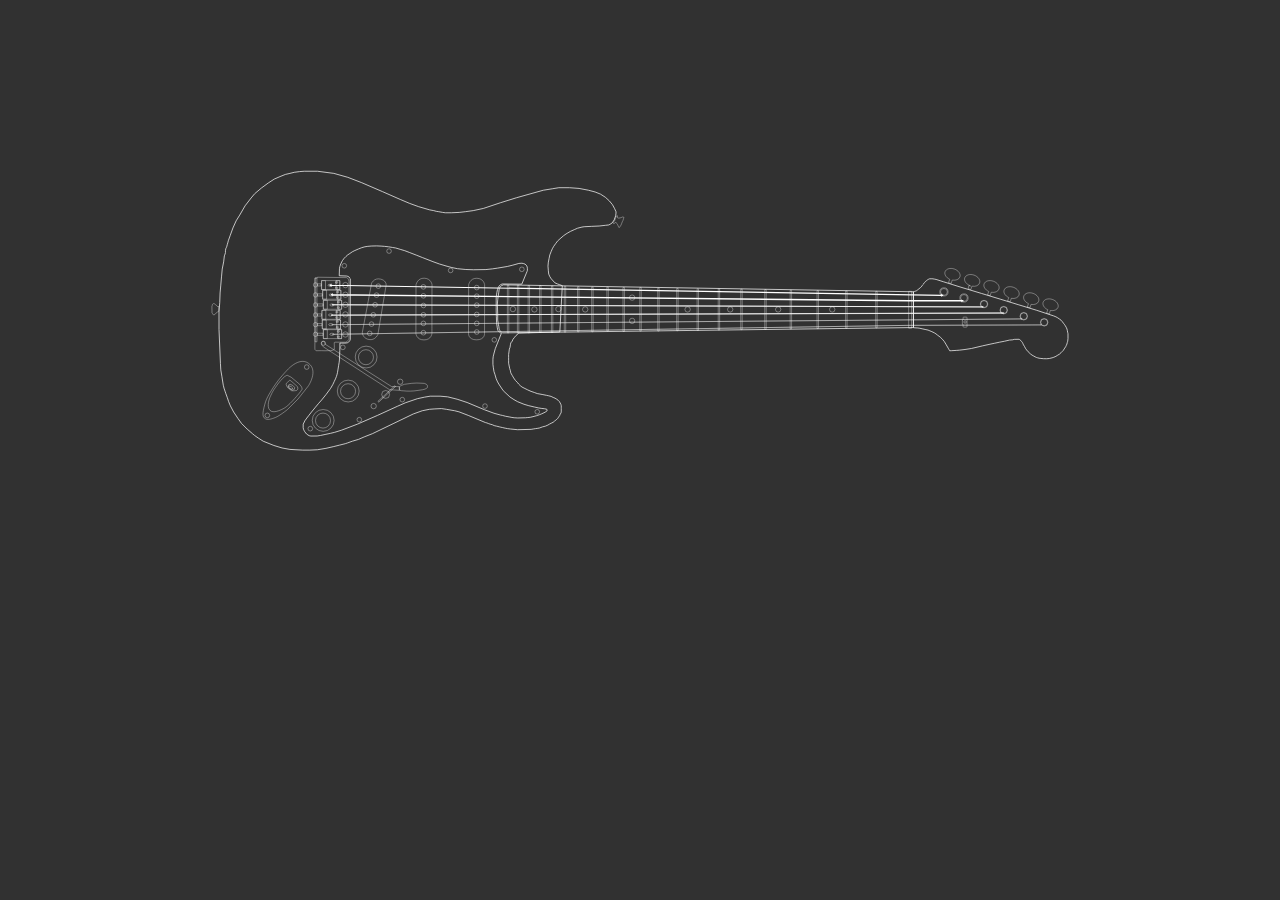
<file: svguitar/index.html>
<!DOCTYPE html>
<html lang="en">
<head>
  <meta charset="UTF-8">
  <meta name="viewport" content="width=device-width, initial-scale=1.0">
  <meta http-equiv="X-UA-Compatible" content="ie=edge">
  <title>Strat Animation</title>
  <style>
    html, body {
      background: rgb(49, 49, 49);
    }
    section {
      background: url('img/back.png');
      background-size: contain;
      background-repeat: no-repeat;
    }
    section#anim > object {
      width: 100%;
      position: relative;
      top: 0;
      left: 0;
      z-index: 300;
      animation: 7s ease 0s normal forwards 1 fadeout;
    }
    @keyframes fadeout{
      0% { opacity:1; }
      66% { opacity:1; }
      100% { opacity:0; }
    }
  </style>
</head>
<body>
  <section id="anim">
      <object type="image/svg+xml" data="img/strat.svg">
        Your browser does not support SVG
      </object>
  </section>
</body>
</html>
</file>
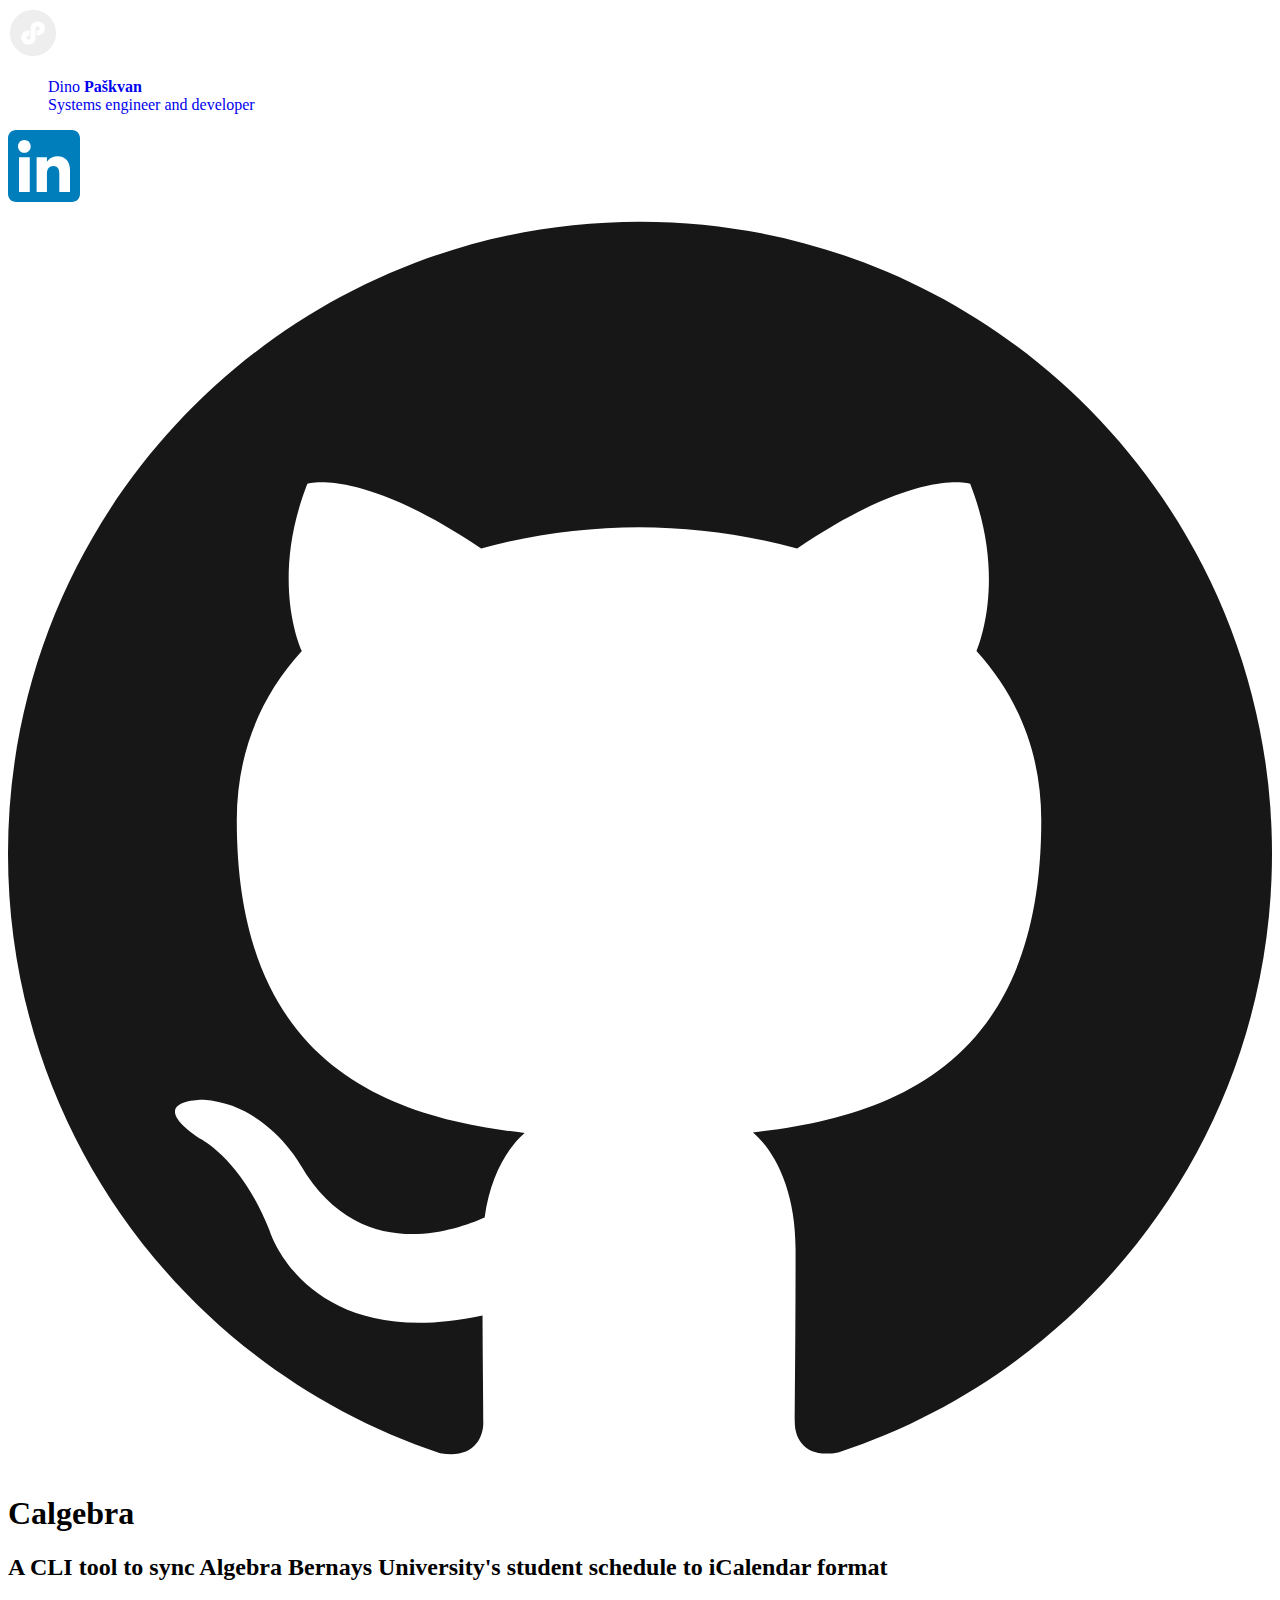
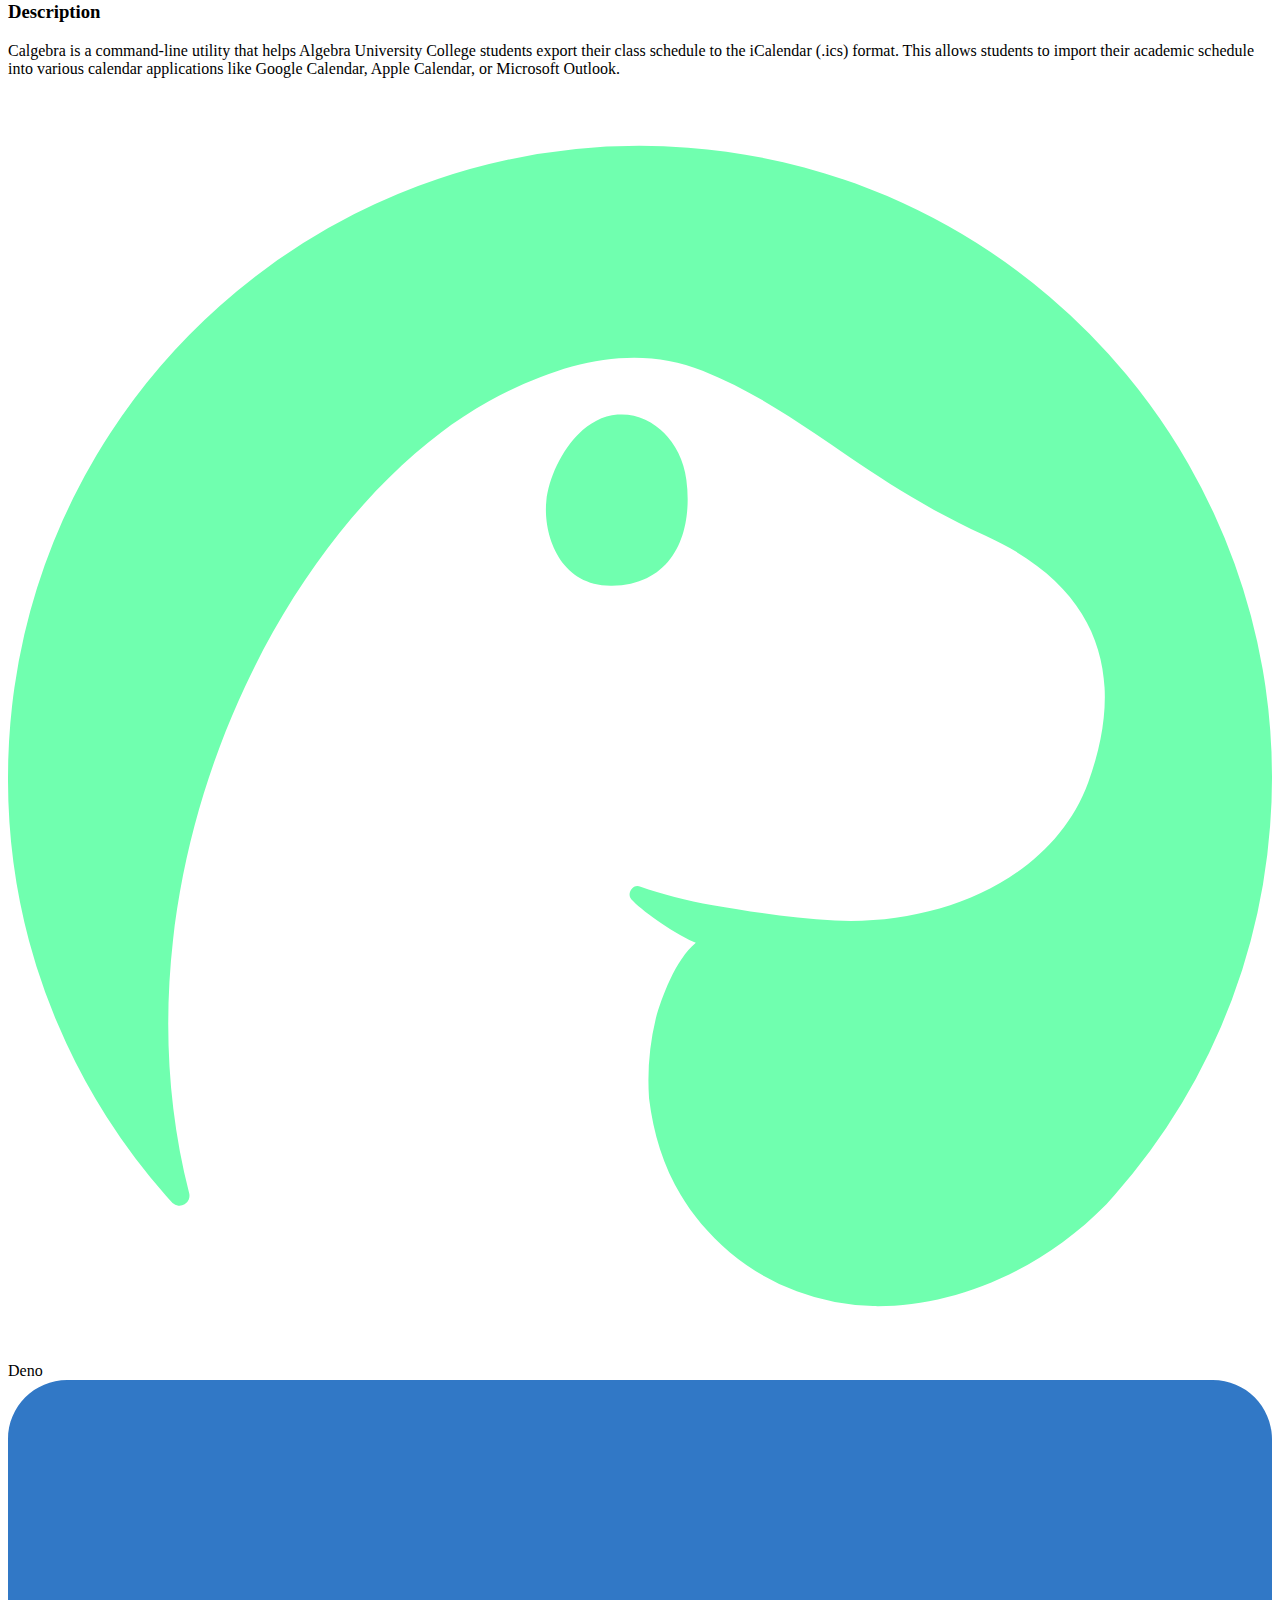
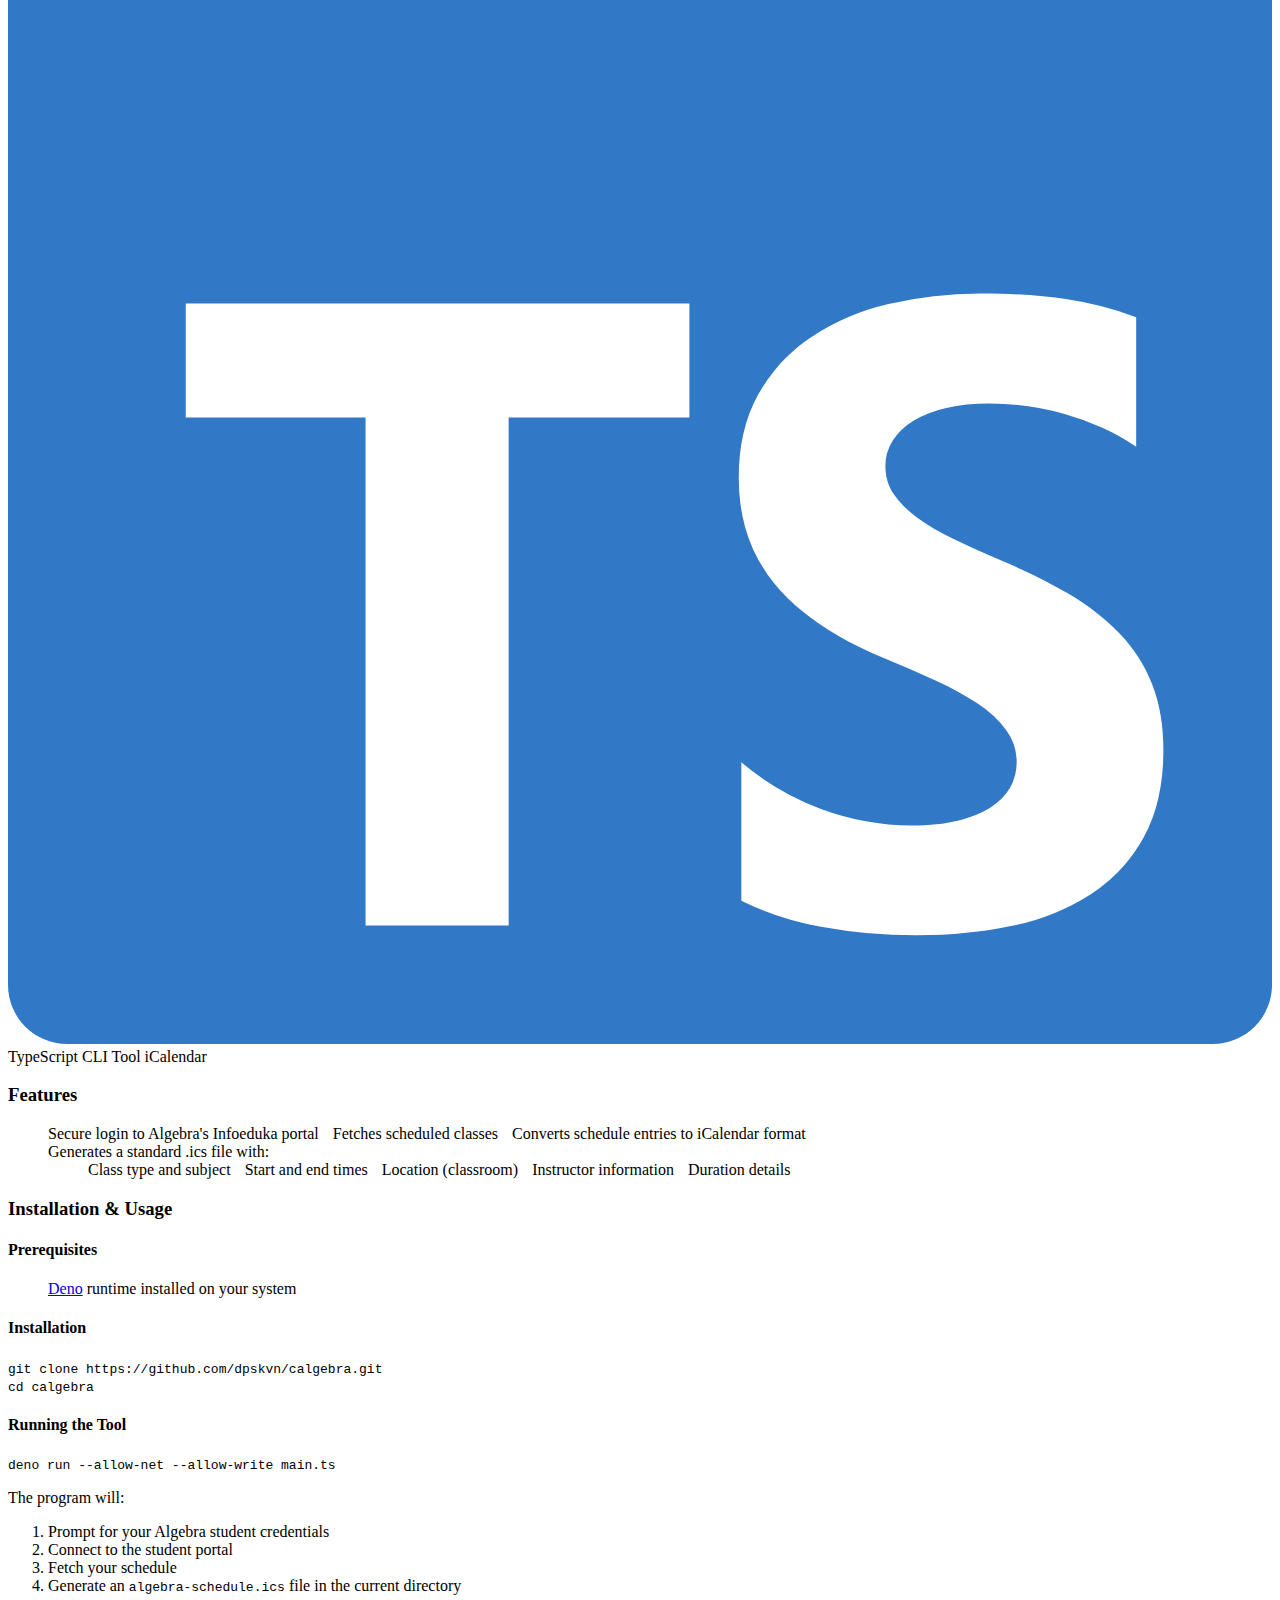
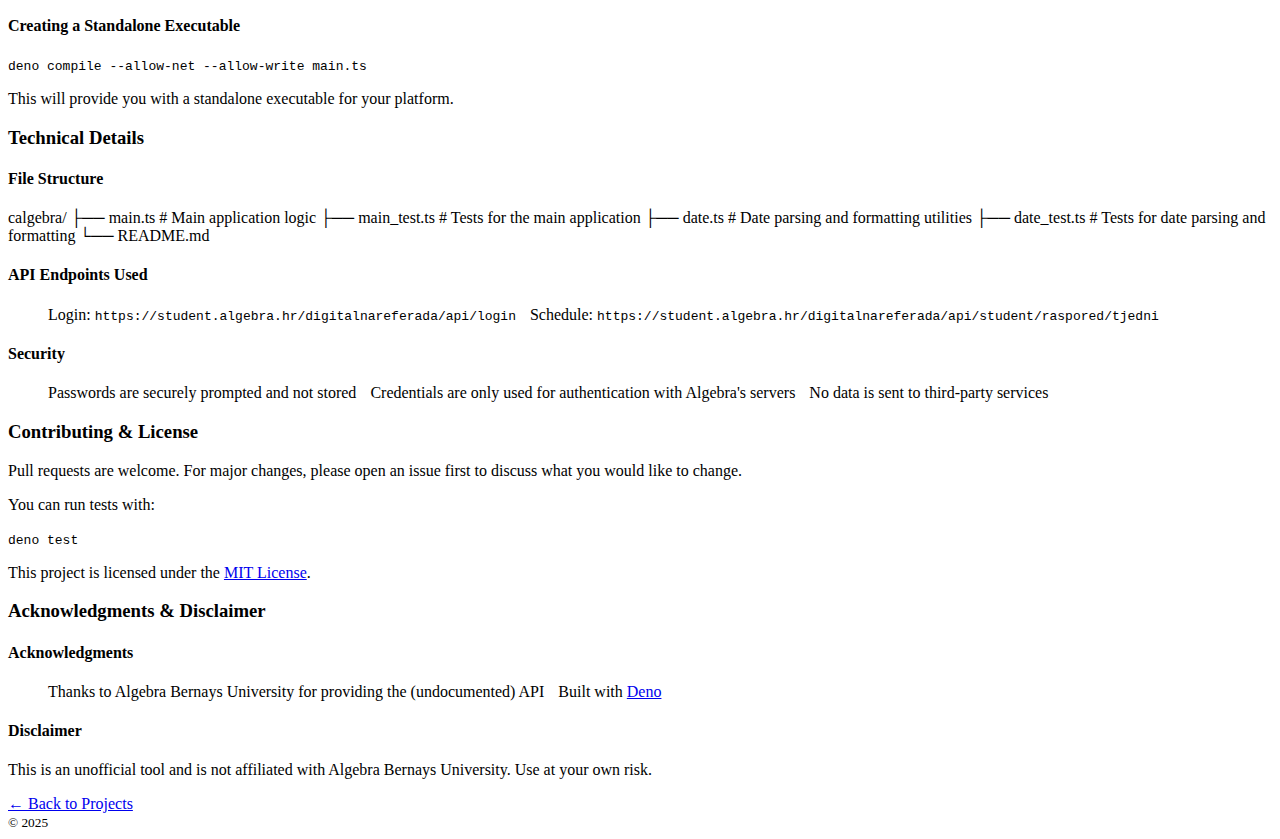
<file: projects/calgebra/index.html>
<!DOCTYPE html>
<html lang="en" class="bg-slate-700 text-gray-100 font-sans scroll-smooth">

<head>
    <meta charset="UTF-8" />
    <meta name="viewport" content="width=device-width, initial-scale=1.0" />
    <title>Calgebra | Dino Paškvan's Projects</title>
    <link rel="preconnect" href="https://fonts.googleapis.com">
    <link rel="preconnect" href="https://fonts.gstatic.com" crossorigin>
    <link href="https://fonts.googleapis.com/css2?family=Raleway:wght@400;700&display=swap" rel="stylesheet">
    <link rel="stylesheet" href="/css/style.css" />
</head>

<body class="flex flex-col min-h-screen">
    <header class="container mx-auto px-4 py-6 animate-slide-down-fade-in">
        <nav class="flex items-center justify-between">
            <div class="flex items-center">
                <a href="../../index.html" class="flex items-center">
                    <img src="../../assets/logo.svg" alt="Logo" class="h-16 w-auto mr-4" />
                    <ul>
                        <li class="leading-tight">
                            Dino <strong class="font-bold">Paškvan</strong><br />
                            <span class="text-sm text-gray-400 font-normal">Systems engineer and developer</span>
                        </li>
                    </ul>
                </a>
            </div>
            <div class="flex items-center space-x-3">
                <a href="https://www.linkedin.com/in/dpaskvan/" aria-label="LinkedIn Profile" target="_blank" rel="noopener noreferrer" class="inline-block transition-transform duration-200 ease-in-out hover:scale-110">
                    <img src="/assets/icons/linkedin.svg" class="h-6 w-6 align-middle" alt="LinkedIn" />
                </a>
                <a href="https://github.com/dpskvn/calgebra" aria-label="View Project on GitHub" target="_blank" rel="noopener noreferrer" class="inline-block transition-transform duration-200 ease-in-out hover:scale-110">
                    <img src="/assets/icons/github.svg" class="h-6 w-6 align-middle" alt="GitHub" />
                </a>
            </div>
        </nav>
    </header>

    <main class="container mx-auto px-4 py-6 flex-grow animate-fade-in-main opacity-0">
        <section class="py-6">
            <h1 class="text-3xl font-bold mb-4 text-center bg-gradient-to-r from-slate-400 to-slate-200 bg-clip-text text-transparent">Calgebra</h1>
            <h2 class="text-xl font-semibold mb-8 text-center text-slate-400">A CLI tool to sync Algebra Bernays University's student schedule to iCalendar format</h2>
            
            <div class="max-w-4xl mx-auto text-gray-300 space-y-8">
                <div class="bg-gradient-to-br from-slate-700 to-slate-800 rounded-lg shadow-md p-8 border border-slate-600">
                    <h3 class="text-xl font-semibold mb-4 text-slate-400">Description</h3>
                    <p class="mb-4">
                        Calgebra is a command-line utility that helps Algebra University College students export their class schedule to the iCalendar (.ics) format. 
                        This allows students to import their academic schedule into various calendar applications like Google Calendar, Apple Calendar, or Microsoft Outlook.
                    </p>
                    
                    <div class="flex flex-wrap gap-3 mt-6">
                        <span class="inline-flex items-center px-3 py-1 rounded-full text-sm font-medium bg-slate-600 text-slate-200">
                            <img src="/assets/icons/deno.svg" class="h-4 w-4 mr-2" alt="Deno" />
                            Deno
                        </span>
                        <span class="inline-flex items-center px-3 py-1 rounded-full text-sm font-medium bg-slate-600 text-slate-200">
                            <img src="/assets/icons/typescript.svg" class="h-4 w-4 mr-2" alt="TypeScript" />
                            TypeScript
                        </span>
                        <span class="inline-flex items-center px-3 py-1 rounded-full text-sm font-medium bg-slate-600 text-slate-200">
                            CLI Tool
                        </span>
                        <span class="inline-flex items-center px-3 py-1 rounded-full text-sm font-medium bg-slate-600 text-slate-200">
                            iCalendar
                        </span>
                    </div>
                </div>
                
                <div class="bg-gradient-to-br from-slate-700 to-slate-800 rounded-lg shadow-md p-8 border border-slate-600">
                    <h3 class="text-xl font-semibold mb-4 text-slate-400">Features</h3>
                    <ul class="list-disc list-inside space-y-2">
                        <li>Secure login to Algebra's Infoeduka portal</li>
                        <li>Fetches scheduled classes</li>
                        <li>Converts schedule entries to iCalendar format</li>
                        <li>Generates a standard .ics file with:
                            <ul class="list-disc list-inside ml-6 mt-2 space-y-1">
                                <li>Class type and subject</li>
                                <li>Start and end times</li>
                                <li>Location (classroom)</li>
                                <li>Instructor information</li>
                                <li>Duration details</li>
                            </ul>
                        </li>
                    </ul>
                </div>

                <div class="bg-gradient-to-br from-slate-700 to-slate-800 rounded-lg shadow-md p-8 border border-slate-600">
                    <h3 class="text-xl font-semibold mb-4 text-slate-400">Installation & Usage</h3>
                    <div class="mb-6">
                        <h4 class="text-lg font-medium mb-2 text-slate-300">Prerequisites</h4>
                        <ul class="list-disc list-inside">
                            <li><a href="https://deno.land/" class="text-blue-400 hover:underline" target="_blank" rel="noopener">Deno</a> runtime installed on your system</li>
                        </ul>
                    </div>
                    
                    <div class="mb-6">
                        <h4 class="text-lg font-medium mb-2 text-slate-300">Installation</h4>
                        <div class="bg-slate-800 rounded-md p-4 font-mono text-sm">
                            <code>git clone https://github.com/dpskvn/calgebra.git<br>cd calgebra</code>
                        </div>
                    </div>
                    
                    <div>
                        <h4 class="text-lg font-medium mb-2 text-slate-300">Running the Tool</h4>
                        <div class="bg-slate-800 rounded-md p-4 mb-4 font-mono text-sm">
                            <code>deno run --allow-net --allow-write main.ts</code>
                        </div>
                        <p class="mb-4">The program will:</p>
                        <ol class="list-decimal list-inside space-y-1">
                            <li>Prompt for your Algebra student credentials</li>
                            <li>Connect to the student portal</li>
                            <li>Fetch your schedule</li>
                            <li>Generate an <code class="bg-slate-800 px-1 rounded">algebra-schedule.ics</code> file in the current directory</li>
                        </ol>
                        
                        <h4 class="text-lg font-medium mt-6 mb-2 text-slate-300">Creating a Standalone Executable</h4>
                        <div class="bg-slate-800 rounded-md p-4 font-mono text-sm">
                            <code>deno compile --allow-net --allow-write main.ts</code>
                        </div>
                        <p class="mt-2">This will provide you with a standalone executable for your platform.</p>
                    </div>
                </div>

                <div class="bg-gradient-to-br from-slate-700 to-slate-800 rounded-lg shadow-md p-8 border border-slate-600">
                    <h3 class="text-xl font-semibold mb-4 text-slate-400">Technical Details</h3>
                    
                    <div class="mb-6">
                        <h4 class="text-lg font-medium mb-2 text-slate-300">File Structure</h4>
                        <div class="bg-slate-800 rounded-md p-4 font-mono text-sm whitespace-pre">calgebra/
├── main.ts        # Main application logic
├── main_test.ts   # Tests for the main application
├── date.ts        # Date parsing and formatting utilities
├── date_test.ts   # Tests for date parsing and formatting
└── README.md</div>
                    </div>
                    
                    <div class="mb-6">
                        <h4 class="text-lg font-medium mb-2 text-slate-300">API Endpoints Used</h4>
                        <ul class="list-disc list-inside space-y-1">
                            <li>Login: <code class="bg-slate-800 px-1 rounded">https://student.algebra.hr/digitalnareferada/api/login</code></li>
                            <li>Schedule: <code class="bg-slate-800 px-1 rounded">https://student.algebra.hr/digitalnareferada/api/student/raspored/tjedni</code></li>
                        </ul>
                    </div>
                    
                    <div>
                        <h4 class="text-lg font-medium mb-2 text-slate-300">Security</h4>
                        <ul class="list-disc list-inside space-y-1">
                            <li>Passwords are securely prompted and not stored</li>
                            <li>Credentials are only used for authentication with Algebra's servers</li>
                            <li>No data is sent to third-party services</li>
                        </ul>
                    </div>
                </div>

                <div class="bg-gradient-to-br from-slate-700 to-slate-800 rounded-lg shadow-md p-8 border border-slate-600">
                    <h3 class="text-xl font-semibold mb-4 text-slate-400">Contributing & License</h3>
                    <p class="mb-4">Pull requests are welcome. For major changes, please open an issue first to discuss what you would like to change.</p>
                    
                    <p class="mb-4">You can run tests with:</p>
                    <div class="bg-slate-800 rounded-md p-4 mb-6 font-mono text-sm">
                        <code>deno test</code>
                    </div>
                    
                    <p>This project is licensed under the <a href="https://choosealicense.com/licenses/mit/" class="text-blue-400 hover:underline" target="_blank" rel="noopener">MIT License</a>.</p>
                </div>

                <div class="bg-gradient-to-br from-slate-700 to-slate-800 rounded-lg shadow-md p-8 border border-slate-600">
                    <h3 class="text-xl font-semibold mb-4 text-slate-400">Acknowledgments & Disclaimer</h3>
                    <div class="mb-6">
                        <h4 class="text-lg font-medium mb-2 text-slate-300">Acknowledgments</h4>
                        <ul class="list-disc list-inside space-y-1">
                            <li>Thanks to Algebra Bernays University for providing the (undocumented) API</li>
                            <li>Built with <a href="https://deno.land/" class="text-blue-400 hover:underline" target="_blank" rel="noopener">Deno</a></li>
                        </ul>
                    </div>
                    
                    <div>
                        <h4 class="text-lg font-medium mb-2 text-slate-300">Disclaimer</h4>
                        <p>This is an unofficial tool and is not affiliated with Algebra Bernays University. Use at your own risk.</p>
                    </div>
                </div>
                
                <div class="text-center mt-10">
                    <a href="../../index.html" role="button" class="inline-block border border-slate-500 text-slate-400 px-6 py-2 rounded font-medium hover:bg-slate-500 hover:text-white transition-colors duration-200">
                        ← Back to Projects
                    </a>
                </div>
            </div>
        </section>
    </main>

    <footer class="container mx-auto px-4 py-6 mt-0 border-t border-gray-600 text-center flex-shrink-0 animate-fade-in-footer opacity-0">
        <small class="text-gray-400">&copy; 2025</small>
    </footer>
</body>

</html>
</file>
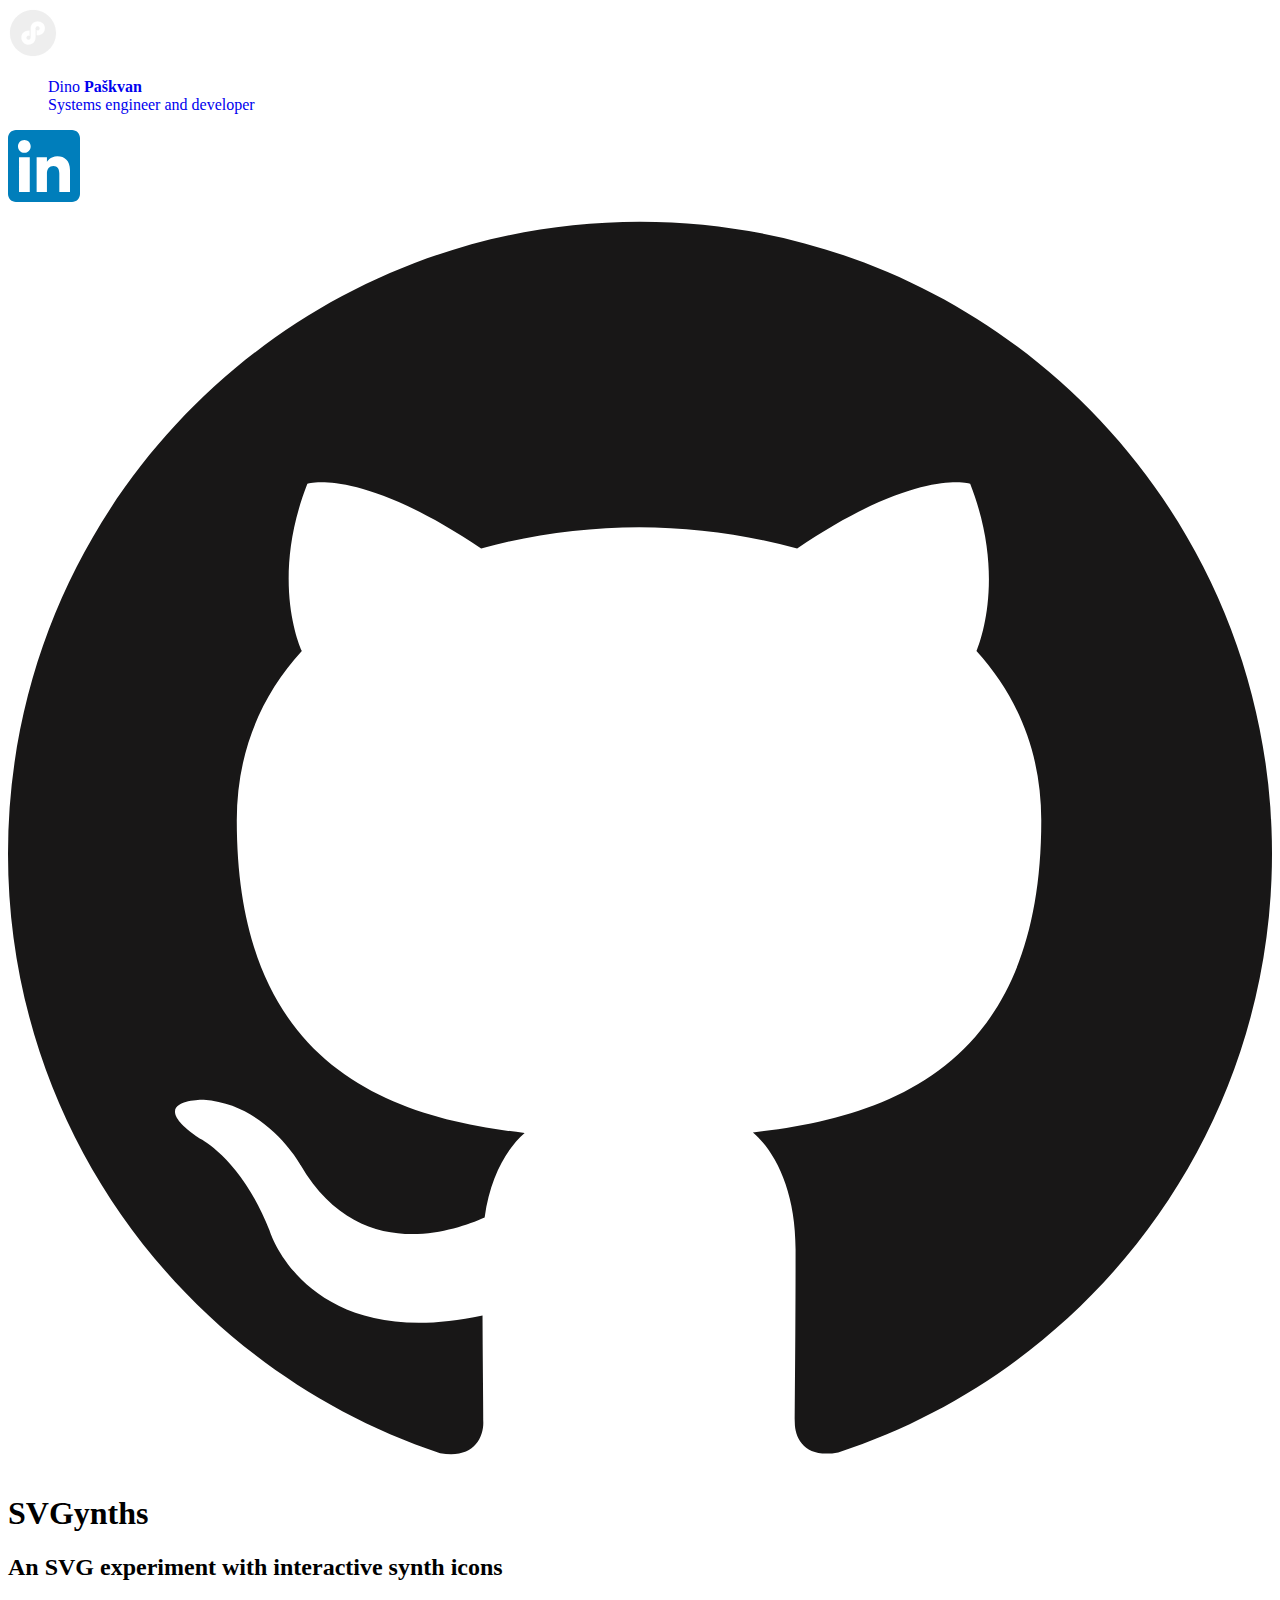
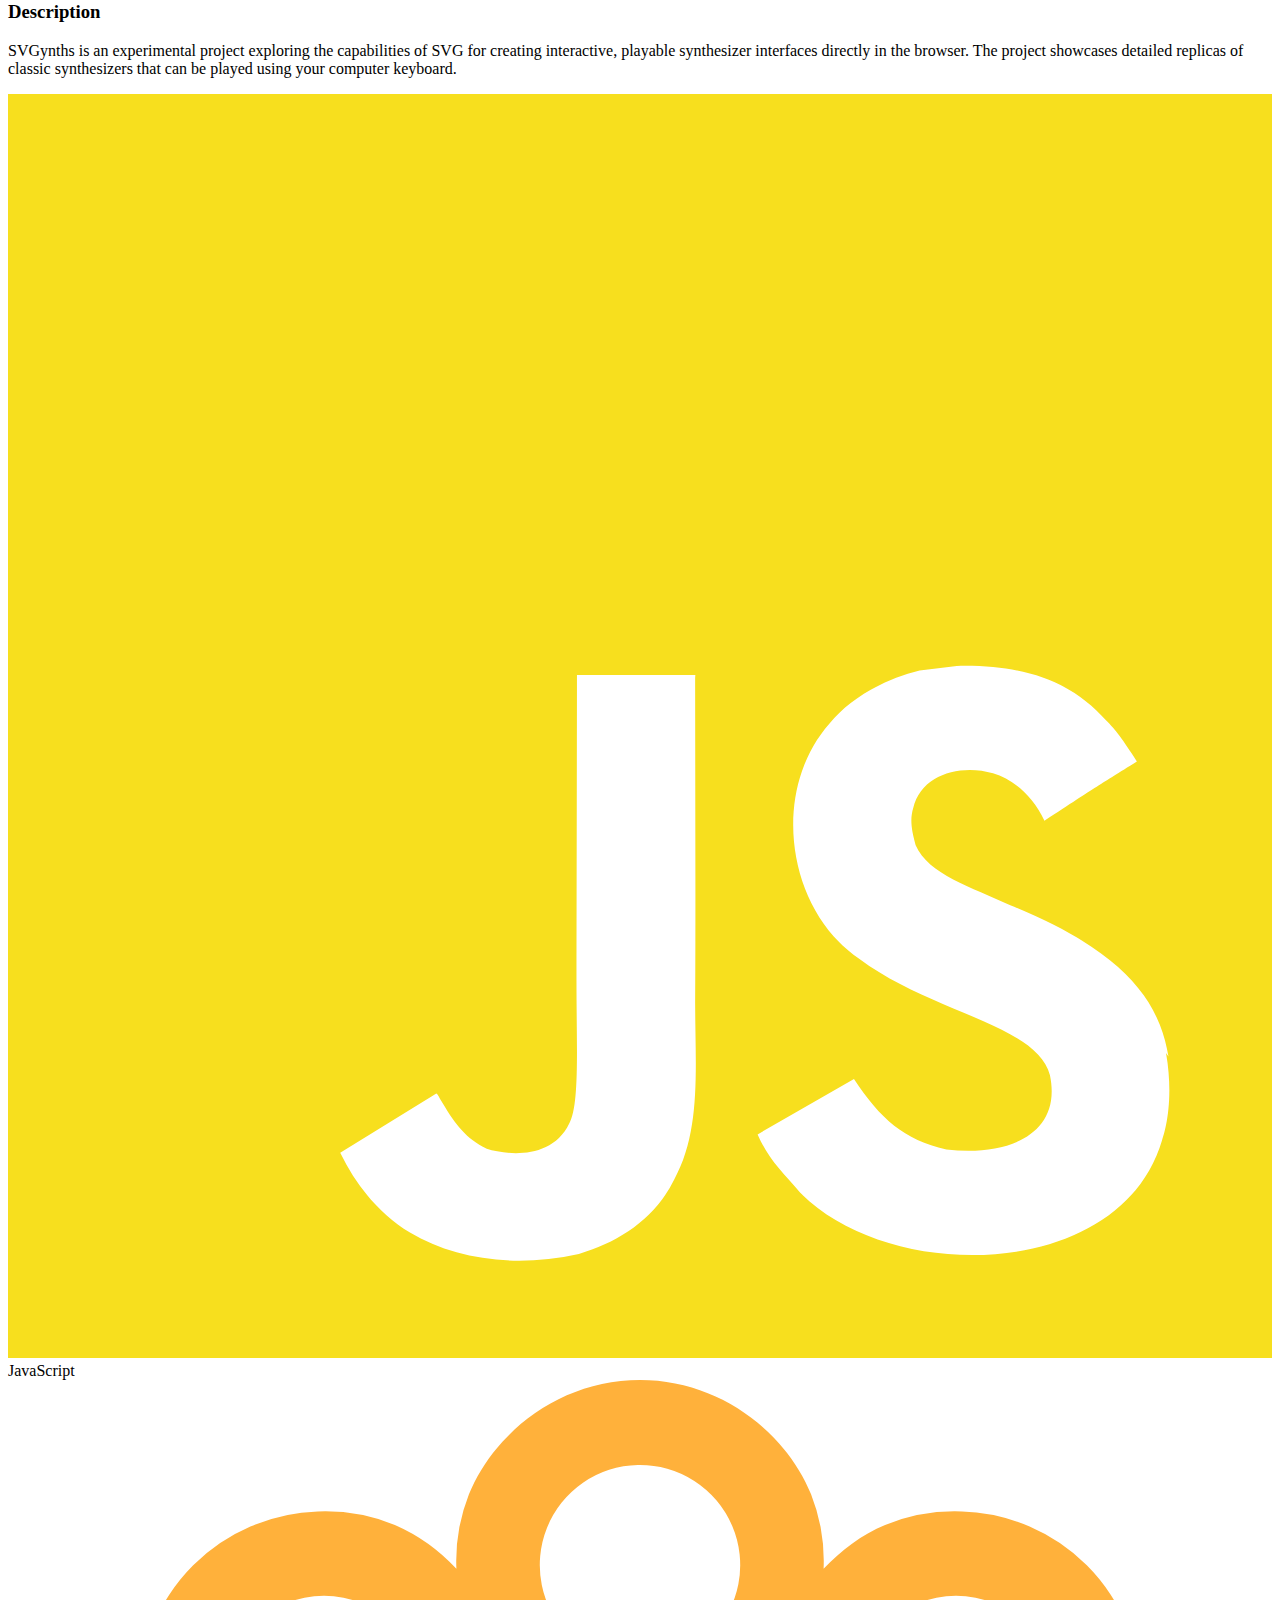
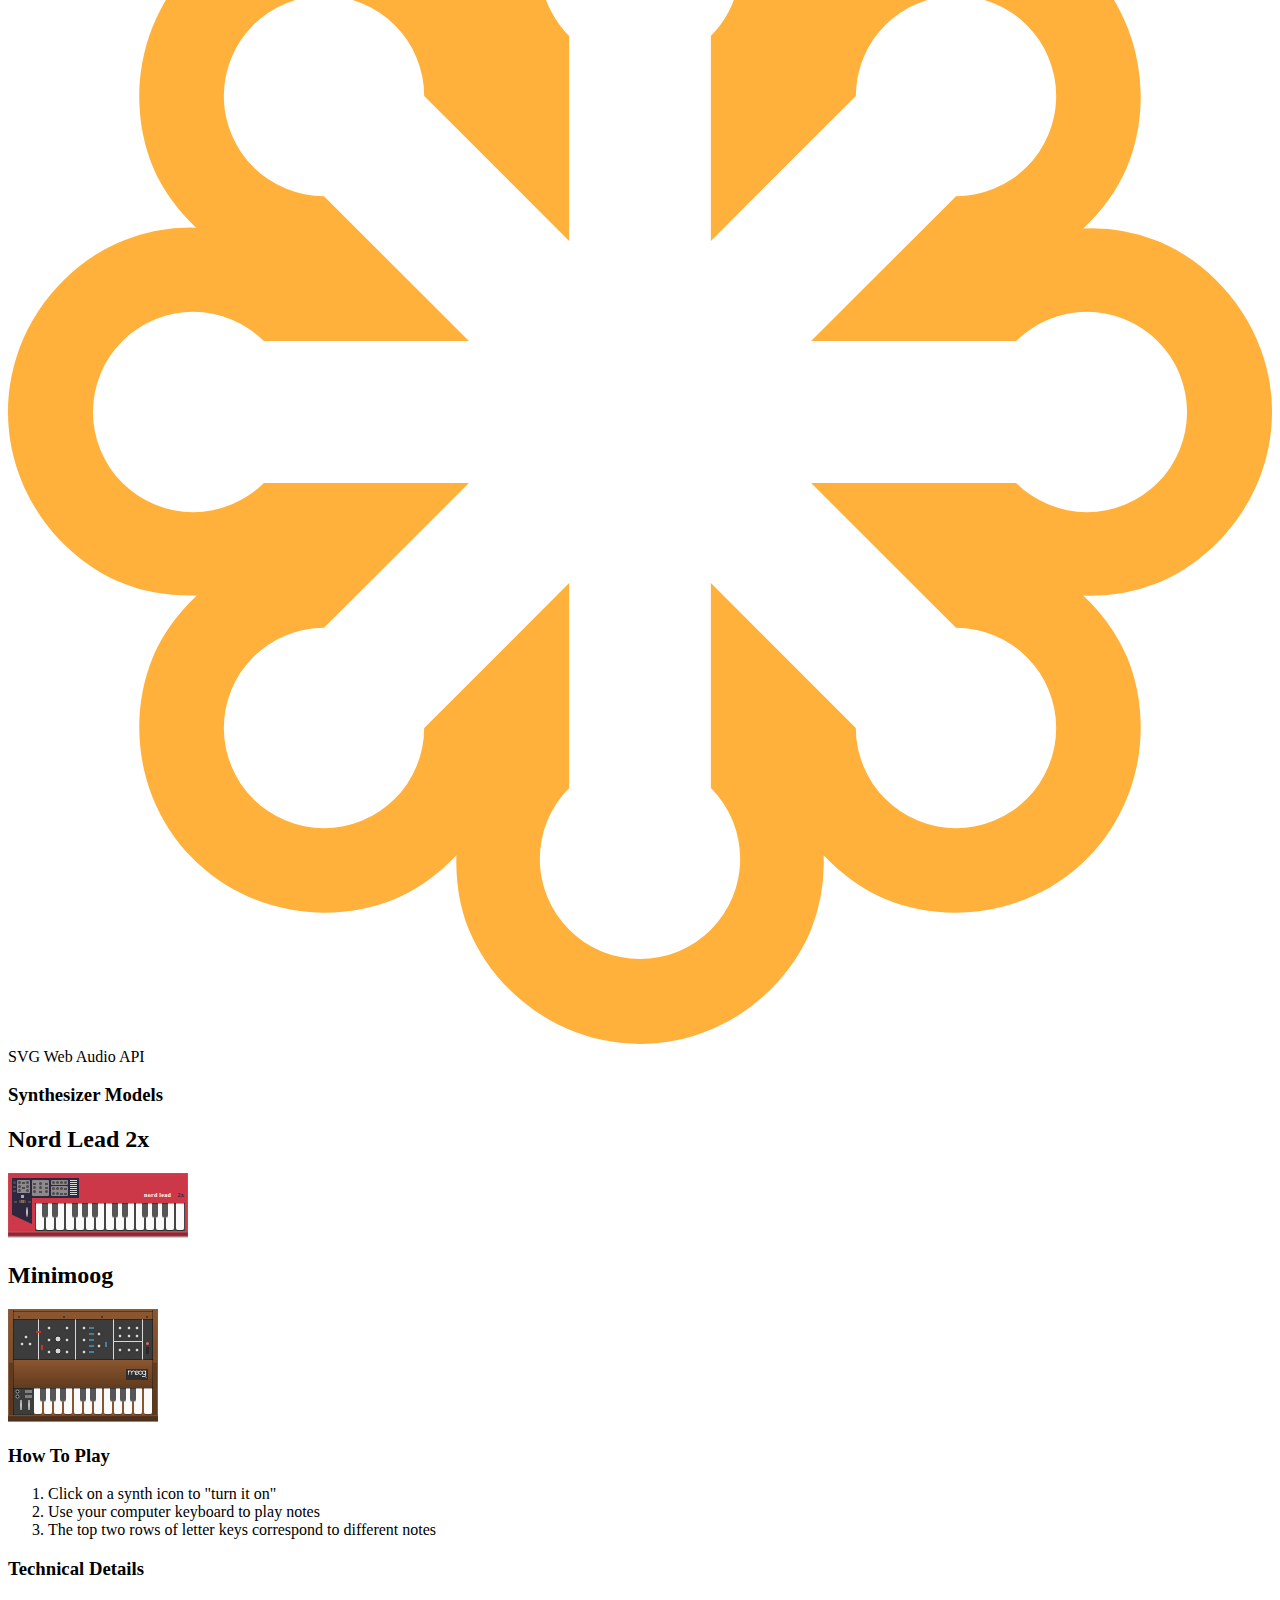
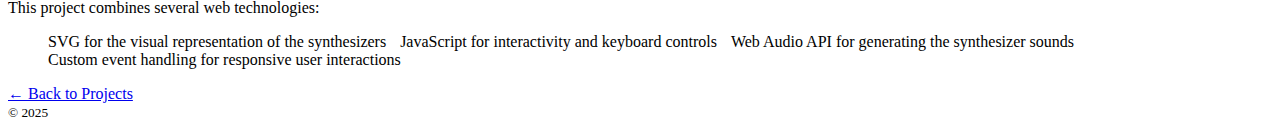
<file: projects/svgynths/index.html>
<!DOCTYPE html>
<html lang="en" class="bg-slate-700 text-gray-100 font-sans scroll-smooth">

<head>
    <meta charset="UTF-8" />
    <meta name="viewport" content="width=device-width, initial-scale=1.0" />
    <title>SVGynths | Dino Paškvan's Projects</title>
    <link rel="preconnect" href="https://fonts.googleapis.com">
    <link rel="preconnect" href="https://fonts.gstatic.com" crossorigin>
    <link href="https://fonts.googleapis.com/css2?family=Raleway:wght@400;700&display=swap" rel="stylesheet">
    <link rel="stylesheet" href="/css/style.css" />
</head>

<body class="flex flex-col min-h-screen">
    <header class="container mx-auto px-4 py-6 animate-slide-down-fade-in">
        <nav class="flex items-center justify-between">
            <div class="flex items-center">
                <a href="../../index.html" class="flex items-center">
                    <img src="../../assets/logo.svg" alt="Logo" class="h-16 w-auto mr-4" />
                    <ul>
                        <li class="leading-tight">
                            Dino <strong class="font-bold">Paškvan</strong><br />
                            <span class="text-sm text-gray-400 font-normal">Systems engineer and developer</span>
                        </li>
                    </ul>
                </a>
            </div>
            <div class="flex items-center space-x-3">
                <a href="https://www.linkedin.com/in/dpaskvan/" aria-label="LinkedIn Profile" target="_blank" rel="noopener noreferrer" class="inline-block transition-transform duration-200 ease-in-out hover:scale-110">
                    <img src="/assets/icons/linkedin.svg" class="h-6 w-6 align-middle" alt="LinkedIn" />
                </a>
                <a href="https://github.com/dpskvn/svgynths" aria-label="View Project on GitHub" target="_blank" rel="noopener noreferrer" class="inline-block transition-transform duration-200 ease-in-out hover:scale-110">
                    <img src="/assets/icons/github.svg" class="h-6 w-6 align-middle" alt="GitHub" />
                </a>
            </div>
        </nav>
    </header>

    <main class="container mx-auto px-4 py-6 flex-grow animate-fade-in-main opacity-0">
        <section class="py-6">
            <h1 class="text-3xl font-bold mb-4 text-center bg-gradient-to-r from-slate-400 to-slate-200 bg-clip-text text-transparent">SVGynths</h1>
            <h2 class="text-xl font-semibold mb-8 text-center text-slate-400">An SVG experiment with interactive synth icons</h2>
            
            <div class="max-w-4xl mx-auto text-gray-300 space-y-8">
                <div class="bg-gradient-to-br from-slate-700 to-slate-800 rounded-lg shadow-md p-8 border border-slate-600">
                    <h3 class="text-xl font-semibold mb-4 text-slate-400">Description</h3>
                    <p class="mb-6">
                        SVGynths is an experimental project exploring the capabilities of SVG for creating interactive, playable synthesizer interfaces directly in the browser. 
                        The project showcases detailed replicas of classic synthesizers that can be played using your computer keyboard.
                    </p>
                    
                    <div class="flex flex-wrap gap-3 mt-6">
                        <span class="inline-flex items-center px-3 py-1 rounded-full text-sm font-medium bg-slate-600 text-slate-200">
                            <img src="/assets/icons/javascript.svg" class="h-4 w-4 mr-2" alt="JavaScript" />
                            JavaScript
                        </span>
                        <span class="inline-flex items-center px-3 py-1 rounded-full text-sm font-medium bg-slate-600 text-slate-200">
                            <img src="/assets/icons/svg.svg" class="h-4 w-4 mr-2" alt="SVG" />
                            SVG
                        </span>
                        <span class="inline-flex items-center px-3 py-1 rounded-full text-sm font-medium bg-slate-600 text-slate-200">
                            Web Audio API
                        </span>
                    </div>
                </div>
                
                <div class="bg-gradient-to-br from-slate-700 to-slate-800 rounded-lg shadow-md p-8 border border-slate-600">
                    <h3 class="text-xl font-semibold mb-6 text-slate-400">Synthesizer Models</h3>
                    
                    <div class="mb-12 text-center">
                        <h2 class="text-lg font-medium mb-4 text-slate-300">Nord Lead 2x</h2>
                        <div class="bg-gradient-to-br from-slate-700 to-slate-800 rounded-lg shadow-md p-6 inline-block border border-slate-600 transition-all duration-300 ease-in-out hover:shadow-xl hover:border-slate-500">
                            <object type="image/svg+xml" data="nordLead.svg" class="mx-auto w-full max-w-md">
                                Nord Lead 2x
                            </object>
                        </div>
                    </div>
                    
                    <div class="mb-6 text-center">
                        <h2 class="text-lg font-medium mb-4 text-slate-300">Minimoog</h2>
                        <div class="bg-gradient-to-br from-slate-700 to-slate-800 rounded-lg shadow-md p-6 inline-block border border-slate-600 transition-all duration-300 ease-in-out hover:shadow-xl hover:border-slate-500">
                            <object type="image/svg+xml" data="miniMoog.svg" class="mx-auto w-full max-w-md">
                                Minimoog
                            </object>
                        </div>
                    </div>
                </div>
                
                <div class="bg-gradient-to-br from-slate-700 to-slate-800 rounded-lg shadow-md p-8 border border-slate-600">
                    <h3 class="text-xl font-semibold mb-4 text-slate-400">How To Play</h3>
                    <ol class="list-decimal list-inside space-y-2">
                        <li>Click on a synth icon to "turn it on"</li>
                        <li>Use your computer keyboard to play notes</li>
                        <li>The top two rows of letter keys correspond to different notes</li>
                    </ol>
                </div>
                
                <div class="bg-gradient-to-br from-slate-700 to-slate-800 rounded-lg shadow-md p-8 border border-slate-600">
                    <h3 class="text-xl font-semibold mb-4 text-slate-400">Technical Details</h3>
                    <p class="mb-4">This project combines several web technologies:</p>
                    <ul class="list-disc list-inside space-y-2">
                        <li>SVG for the visual representation of the synthesizers</li>
                        <li>JavaScript for interactivity and keyboard controls</li>
                        <li>Web Audio API for generating the synthesizer sounds</li>
                        <li>Custom event handling for responsive user interactions</li>
                    </ul>
                </div>
                
                <div class="text-center mt-10">
                    <a href="../../index.html" role="button" class="inline-block border border-slate-500 text-slate-400 px-6 py-2 rounded font-medium hover:bg-slate-500 hover:text-white transition-colors duration-200">
                        ← Back to Projects
                    </a>
                </div>
            </div>
        </section>
    </main>

    <footer class="container mx-auto px-4 py-6 mt-0 border-t border-gray-600 text-center flex-shrink-0 animate-fade-in-footer opacity-0">
        <small class="text-gray-400">&copy; 2025</small>
    </footer>
</body>

</html>
</file>
<file: css/style.css>
.bolder {
  font-weight: 600;
}

ul {
  list-style-type: none;
}
ul li {
  display: inline-block;
  margin-right: 10px;
}
ul.social a {
  color: #888;
  transition: color 0.3s;
}
ul.social a:hover.github {
  color: #333;
}
ul.social a:hover.twitter {
  color: #1da1f2;
}
ul.social a:hover.linkedin {
  color: #0077b5;
}
ul.social a:hover.gmail {
  color: #ea4335;
}

.tag.svg {
  background-color: #333;
}
.tag.node {
  background-color: #215732;
}
.tag.javascript {
  background-color: #f7df1e;
}
.tag.css {
  background-color: #1572b6;
}

.expresssse {
  background-color: #7a866e;
}

.svgynths {
  background-color: #323031;
}

.ntropyjs {
  background-color: #6b7a8c;
}

#logo {
  stroke-dasharray: 1339;
  stroke-dashoffset: 1339;
  animation: dash 4s linear forwards, fill 2s 2s linear forwards;
  fill: whitesmoke;
}

@keyframes dash {
  to {
    stroke-dashoffset: 0;
  }
}
@keyframes fill {
  to {
    fill: #333;
  }
}
</file>
